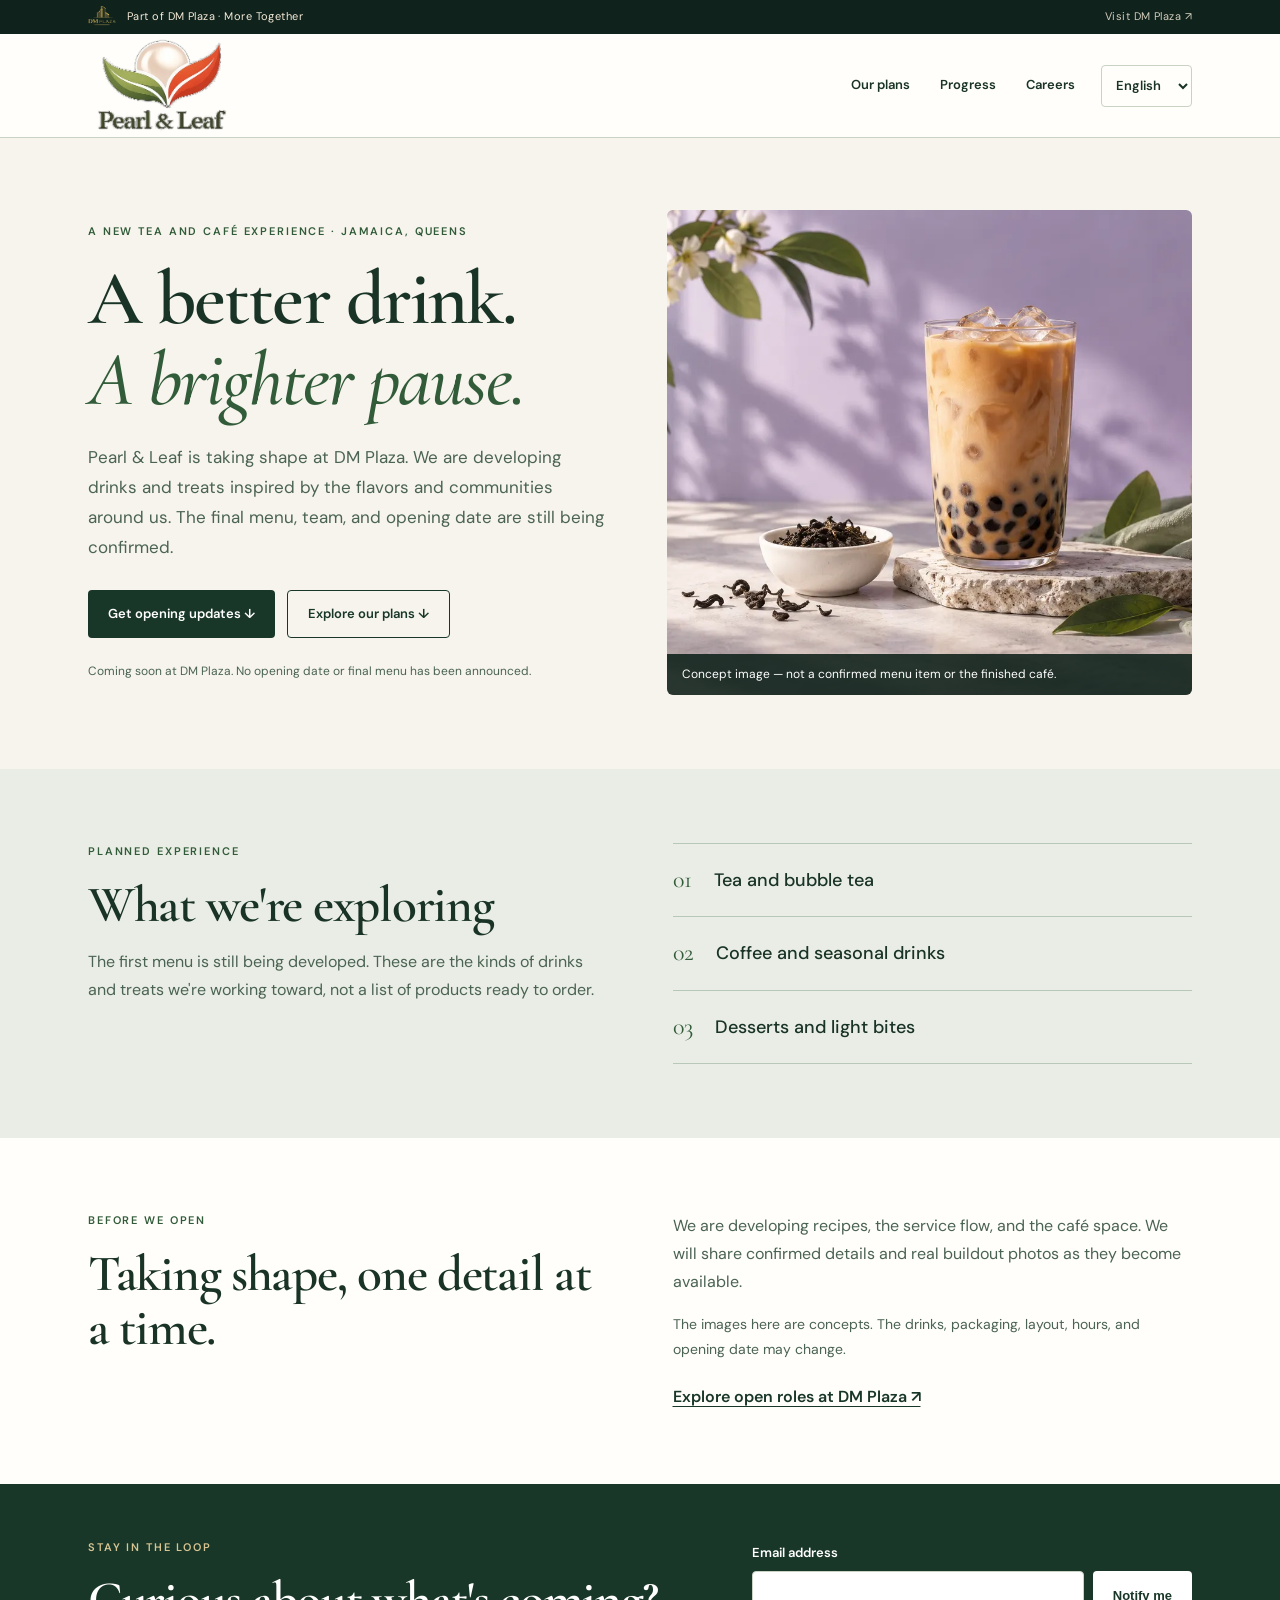
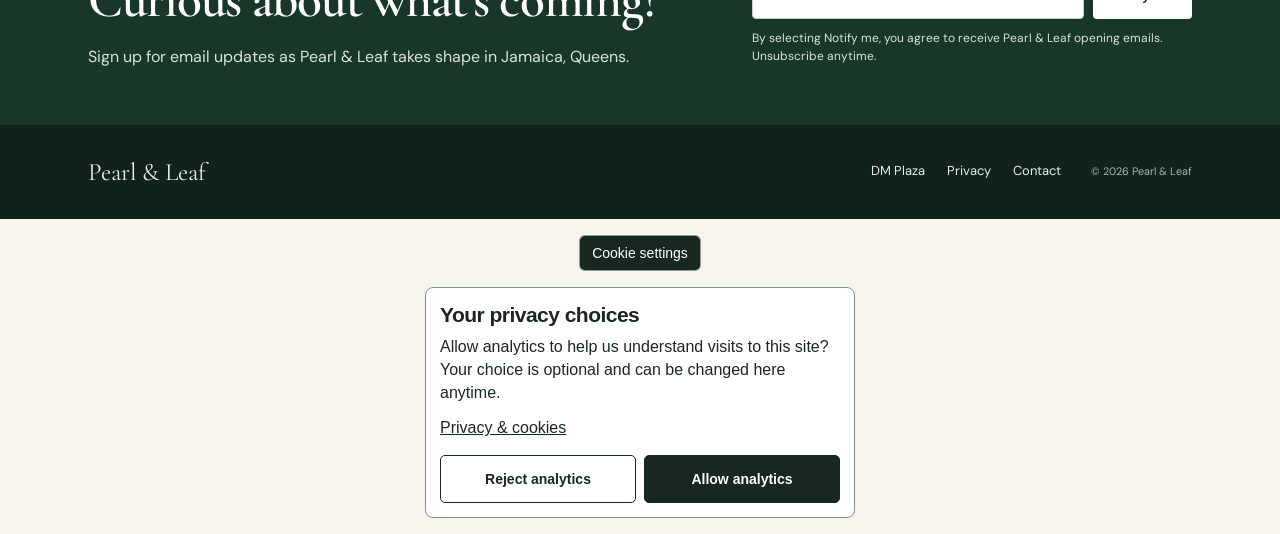
<file: index.html>
<!doctype html>
<html lang="en">
<head>
  <meta charset="utf-8">
  <meta name="viewport" content="width=device-width, initial-scale=1">
  <meta name="theme-color" content="#193728">
  <meta name="description" content="Pearl & Leaf is a tea and café experience taking shape at DM Plaza in Jamaica, Queens. Explore the plans and follow its progress toward opening.">
  <link rel="canonical" href="https://www.pearlandleafnyc.com/">
  <link rel="icon" href="logo.webp" type="image/webp">
  <link rel="preconnect" href="https://fonts.googleapis.com">
  <link rel="preconnect" href="https://fonts.gstatic.com" crossorigin>
  <link href="https://fonts.googleapis.com/css2?family=Cormorant+Garamond:wght@500;600&family=DM+Sans:wght@400;500;600&family=Noto+Sans+Bengali:wght@400;500;600&display=swap" rel="stylesheet">
  <link rel="stylesheet" href="site.css">
  <title>Pearl & Leaf | Coming Soon at DM Plaza</title>
  <script src="/analytics-consent.js" data-ga-id="G-MJ1SE2ZFFW" defer></script>
<script src="site.js" defer></script>
</head>
<body>
  <a class="skip-link" href="#main" data-i18n="skip">Skip to content</a>
  <div class="plaza-bar">
    <a href="https://www.dhanmondiplaza.com/">
      <span class="plaza-logo-frame"><img src="dm-plaza-logo.webp" alt="" width="614" height="409"></span>
      <span data-i18n="parent">Part of DM Plaza · More Together</span>
    </a>
    <a class="plaza-visit" href="https://www.dhanmondiplaza.com/" data-i18n="visit">Visit DM Plaza ↗</a>
  </div>
  <header class="site-header">
    <div class="header-inner">
      <a class="brand-logo" href="/" aria-label="Pearl & Leaf home">
        <img src="logo.webp" alt="Pearl & Leaf" width="614" height="409">
      </a>
      <nav aria-label="Main navigation">
        <a href="#vision" data-i18n="navVision">Our plans</a>
        <a href="#progress" data-i18n="navProgress">Progress</a>
        <a href="https://www.dhanmondiplaza.com/careers" data-i18n="navCareers">Careers</a>
      </nav>
      <label class="language">
        <span class="sr-only" data-i18n="languageLabel">Language</span>
        <select id="language" aria-label="Language">
          <option value="en">English</option>
          <option value="bn">বাংলা</option>
          <option value="es">Español</option>
          <option value="zh-CN">中文</option>
        </select>
      </label>
    </div>
  </header>
  <main id="main">
    <section class="hero wrap" aria-labelledby="hero-title">
      <div class="hero-copy">
        <p class="eyebrow" data-i18n="eyebrow">A new tea and café experience · Jamaica, Queens</p>
        <h1 id="hero-title" data-i18n-html="headline">A better drink.<br><em>A brighter pause.</em></h1>
        <p class="intro" data-i18n="intro">Pearl & Leaf is taking shape at DM Plaza. We are developing drinks and treats inspired by the flavors and communities around us. The final menu, team, and opening date are still being confirmed.</p>
        <div class="actions">
          <a class="button primary" href="#updates" data-i18n="contact">Get opening updates ↓</a>
          <a class="button secondary" href="#vision" data-i18n="explore">Explore our plans ↓</a>
        </div>
        <p class="hero-note" data-i18n="note">Coming soon at DM Plaza. No opening date or final menu has been announced.</p>
      </div>
      <figure class="hero-image">
        <img src="milk-tea-concept.webp" alt="Illustrative iced tea drink with tapioca pearls" width="1200" height="800" fetchpriority="high">
        <figcaption data-i18n="concept">Concept image — not a confirmed menu item or the finished café.</figcaption>
      </figure>
    </section>
    <section class="section vision" id="vision" aria-labelledby="vision-title">
      <div class="wrap section-grid">
        <div>
          <p class="eyebrow" data-i18n="planned">Planned experience</p>
          <h2 id="vision-title" data-i18n="visionTitle">What we're exploring</h2>
          <p class="section-lead" data-i18n="visionIntro">The first menu is still being developed. These are the kinds of drinks and treats we're working toward, not a list of products ready to order.</p>
        </div>
        <ul class="offer-list">
          <li><span>01</span><strong data-i18n="offer1">Tea and bubble tea</strong></li>
          <li><span>02</span><strong data-i18n="offer2">Coffee and seasonal drinks</strong></li>
          <li><span>03</span><strong data-i18n="offer3">Desserts and light bites</strong></li>
        </ul>
      </div>
    </section>
    <section class="section progress" id="progress" aria-labelledby="progress-title">
      <div class="wrap section-grid">
        <div>
          <p class="eyebrow" data-i18n="before">Before we open</p>
          <h2 id="progress-title" data-i18n="progressTitle">Taking shape, one detail at a time.</h2>
        </div>
        <div class="progress-copy">
          <p data-i18n="progressBody">We are developing recipes, the service flow, and the café space. We will share confirmed details and real buildout photos as they become available.</p>
          <p class="muted" data-i18n="progressNote">The images here are concepts. The drinks, packaging, layout, hours, and opening date may change.</p>
          <a class="text-link" href="https://www.dhanmondiplaza.com/careers" data-i18n="careersLink">Explore open roles at DM Plaza ↗</a>
        </div>
      </div>
    </section>
    <section class="contact" id="updates" aria-labelledby="contact-title">
      <div class="wrap contact-inner">
        <div>
          <p class="eyebrow" data-i18n="stayEyebrow">Stay in the loop</p>
          <h2 id="contact-title" data-i18n="stayTitle">Curious about what's coming?</h2>
          <p data-i18n="stayBody">Sign up for email updates as Pearl & Leaf takes shape in Jamaica, Queens.</p>
        </div>
        <form class="notify-form" id="notify-form">
          <label for="pl-email" data-i18n="emailLabel">Email address</label>
          <div class="notify-fields">
            <input id="pl-email" name="email" type="email" autocomplete="email" maxlength="254" required>
            <button class="button light" type="submit" data-i18n="emailUs">Notify me</button>
          </div>
          <p class="notify-consent" data-i18n="notifyConsent">By selecting Notify me, you agree to receive Pearl & Leaf opening emails. Unsubscribe anytime.</p>
          <p class="notify-status" id="notify-status" role="status" aria-live="polite"></p>
        </form>
      </div>
    </section>
  </main>
  <footer>
    <div class="wrap footer-inner">
      <span>Pearl & Leaf</span>
      <div>
        <a href="https://www.dhanmondiplaza.com/" data-i18n="visitFooter">DM Plaza</a>
        <a href="https://www.dhanmondiplaza.com/privacy" data-i18n="privacy">Privacy</a>
        <a href="mailto:info@dhanmondiplaza.com?subject=Pearl%20%26%20Leaf%20inquiry" data-i18n="footerContact">Contact</a>
      </div>
      <small>© 2026 Pearl & Leaf</small>
    </div>
  </footer>
</body>
</html>
</file>
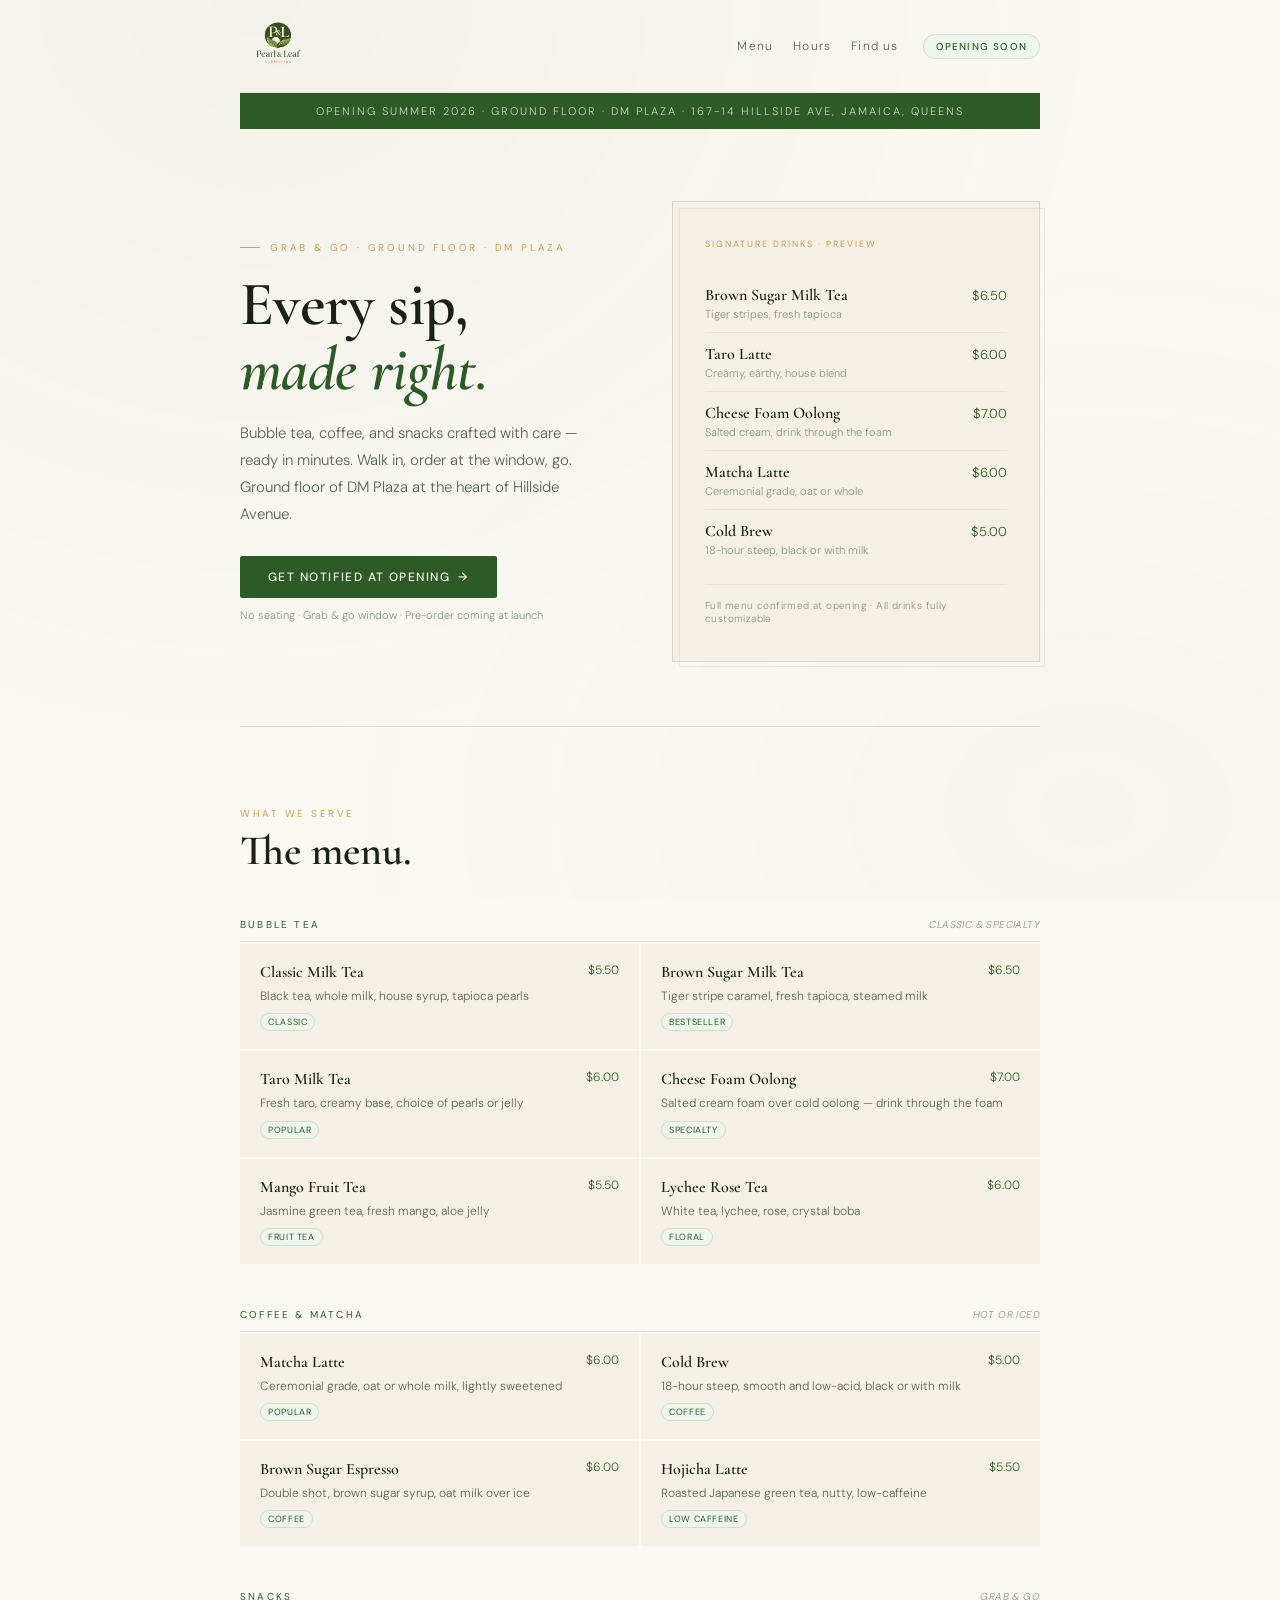
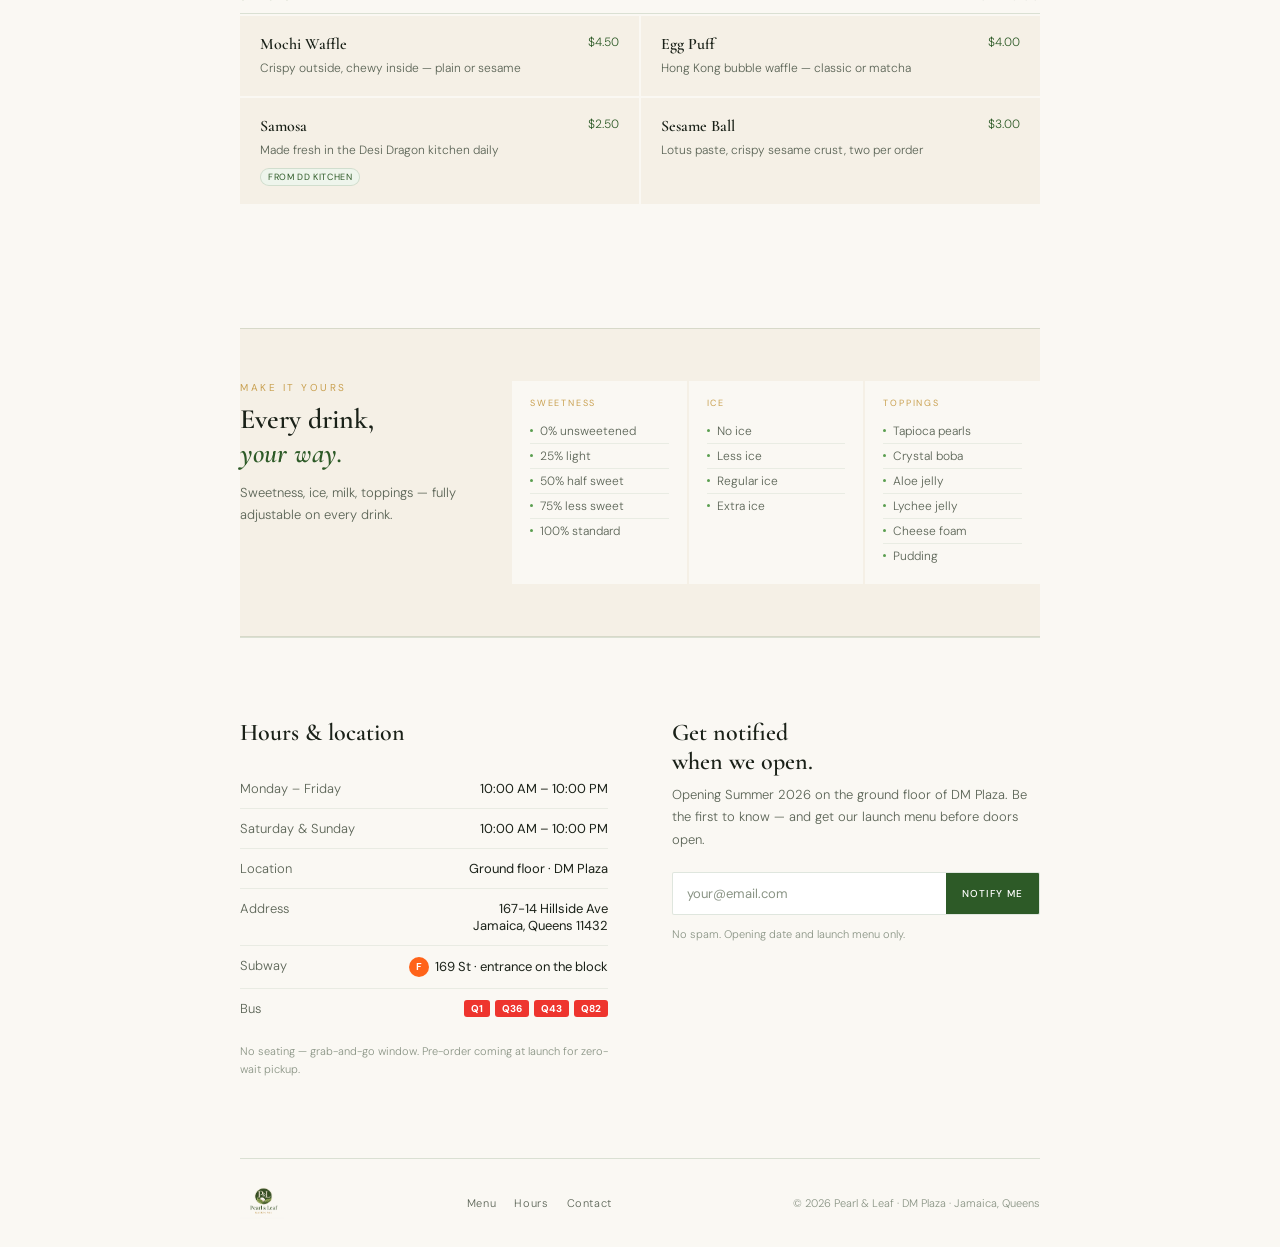
<file: pearlandleaf-index.html>
<!DOCTYPE html>
<html lang="en">
<head>
<meta charset="UTF-8">
<meta name="viewport" content="width=device-width, initial-scale=1.0">
<title>Pearl & Leaf — Bubble Tea | Jamaica, Queens</title>
<link rel="preconnect" href="https://fonts.googleapis.com">
<link href="https://fonts.googleapis.com/css2?family=Cormorant+Garamond:ital,wght@0,400;0,600;1,400;1,600&family=DM+Sans:wght@300;400;500&display=swap" rel="stylesheet">
<style>
  *,*::before,*::after{box-sizing:border-box;margin:0;padding:0}
  :root{
    --forest:#2d5a27;
    --forest-mid:#3d7a35;
    --forest-light:#5a9e50;
    --forest-pale:#eef5ec;
    --forest-border:rgba(45,90,39,0.15);
    --forest-border-light:rgba(45,90,39,0.08);
    --gold:#c9a050;
    --gold-light:#e8d5a3;
    --cream:#faf8f3;
    --warm:#f5f0e6;
    --dark:#1a2118;
    --mid:#5a6355;
    --light:#8a9485;
    --border:rgba(45,90,39,0.15);
  }
  html{scroll-behavior:smooth}
  body{font-family:'DM Sans',sans-serif;background:var(--cream);color:var(--dark);min-height:100vh;overflow-x:hidden}
  body::before{content:'';position:fixed;inset:0;background:radial-gradient(ellipse at 20% 0%,rgba(45,90,39,0.04) 0%,transparent 60%),radial-gradient(ellipse at 85% 90%,rgba(201,160,80,0.03) 0%,transparent 50%);pointer-events:none;z-index:0}
  .container{max-width:880px;margin:0 auto;padding:0 40px;position:relative;z-index:1}

  /* NAV */
  nav{padding:20px 0;display:flex;align-items:center;justify-content:space-between;border-bottom:1px solid var(--forest-border-light)}
  .nav-logo{height:52px;width:auto;display:block}
  .nav-right{display:flex;align-items:center;gap:24px}
  .nav-links{display:flex;gap:20px}
  .nav-links a{font-size:12px;font-weight:300;letter-spacing:.1em;color:var(--mid);text-decoration:none;transition:color .2s}
  .nav-links a:hover{color:var(--forest)}
  .nav-badge{font-size:10px;font-weight:500;letter-spacing:.12em;text-transform:uppercase;color:var(--forest);background:var(--forest-pale);border:1px solid var(--border);padding:5px 12px;border-radius:20px;white-space:nowrap}

  /* OPENING BAR */
  .opening-bar{background:var(--forest);padding:11px;text-align:center}
  .opening-bar p{font-size:11px;font-weight:300;letter-spacing:.18em;text-transform:uppercase;color:rgba(250,248,243,.8)}

  /* HERO */
  .hero{padding:72px 0 64px;display:grid;grid-template-columns:1fr 1fr;gap:64px;align-items:center;border-bottom:1px solid var(--border)}
  .hero-eyebrow{font-size:10px;font-weight:400;letter-spacing:.28em;text-transform:uppercase;color:var(--gold);margin-bottom:18px;display:flex;align-items:center;gap:10px}
  .hero-eyebrow::before{content:'';width:20px;height:1px;background:var(--gold)}
  h1{font-family:'Cormorant Garamond',serif;font-size:clamp(42px,5.5vw,62px);font-weight:600;line-height:1.05;color:var(--dark);letter-spacing:-.01em;margin-bottom:18px}
  h1 em{font-style:italic;color:var(--forest)}
  .hero-desc{font-size:15px;font-weight:300;line-height:1.8;color:var(--mid);margin-bottom:28px}
  .hero-cta{display:inline-flex;align-items:center;gap:8px;font-size:12px;font-weight:500;letter-spacing:.12em;text-transform:uppercase;color:var(--cream);background:var(--forest);padding:13px 28px;border-radius:2px;text-decoration:none;transition:background .2s}
  .hero-cta:hover{background:var(--forest-mid)}
  .hero-cta::after{content:'→'}
  .hero-note{font-size:11px;font-weight:300;color:var(--light);margin-top:10px}

  /* Hero menu card */
  .hero-card{background:var(--warm);border:1px solid var(--border);padding:36px 32px;position:relative}
  .hero-card::after{content:'';position:absolute;top:6px;left:6px;right:-6px;bottom:-6px;border:1px solid var(--forest-border-light);z-index:-1}
  .hcard-label{font-size:9px;letter-spacing:.22em;text-transform:uppercase;color:var(--gold);margin-bottom:24px}
  .hcard-item{display:flex;justify-content:space-between;align-items:baseline;padding:11px 0;border-bottom:1px solid var(--forest-border-light)}
  .hcard-item:last-of-type{border-bottom:none}
  .hcard-name{font-family:'Cormorant Garamond',serif;font-size:16px;font-weight:600;color:var(--dark)}
  .hcard-sub{font-size:11px;font-weight:300;color:var(--light);margin-top:2px}
  .hcard-price{font-size:13px;font-weight:300;color:var(--forest);white-space:nowrap;flex-shrink:0}
  .hcard-footer{font-size:10px;font-weight:300;color:var(--light);margin-top:16px;padding-top:14px;border-top:1px solid var(--forest-border-light);letter-spacing:.04em}

  /* MENU SECTION */
  .menu{padding:80px 0}
  .section-head{margin-bottom:44px}
  .section-eyebrow{font-size:10px;letter-spacing:.25em;text-transform:uppercase;color:var(--gold);margin-bottom:8px}
  h2{font-family:'Cormorant Garamond',serif;font-size:clamp(28px,4vw,42px);font-weight:600;color:var(--dark);line-height:1.1}
  h2 em{font-style:italic;color:var(--forest)}

  .menu-block{margin-bottom:44px}
  .cat-label{font-size:10px;letter-spacing:.22em;text-transform:uppercase;color:var(--forest);padding-bottom:10px;border-bottom:1px solid var(--border);margin-bottom:2px;display:flex;justify-content:space-between;align-items:center}
  .cat-note{font-size:10px;font-weight:300;color:var(--light);font-style:italic;letter-spacing:.04em}
  .menu-grid{display:grid;grid-template-columns:1fr 1fr;gap:2px;margin-top:2px}
  .dish{background:var(--warm);padding:18px 20px;transition:background .15s}
  .dish:hover{background:var(--forest-pale)}
  .dish-top{display:flex;justify-content:space-between;align-items:flex-start;gap:10px;margin-bottom:5px}
  .dish-name{font-family:'Cormorant Garamond',serif;font-size:16px;font-weight:600;color:var(--dark)}
  .dish-price{font-size:12px;font-weight:300;color:var(--forest);white-space:nowrap;flex-shrink:0}
  .dish-desc{font-size:12px;font-weight:300;color:var(--mid);line-height:1.6}
  .dish-tags{display:flex;gap:4px;margin-top:7px;flex-wrap:wrap}
  .dtag{font-size:9px;letter-spacing:.07em;text-transform:uppercase;background:var(--forest-pale);color:var(--forest);border:1px solid var(--border);padding:2px 7px;border-radius:10px}

  /* CUSTOMIZE */
  .customize{background:var(--warm);border-top:1px solid var(--border);border-bottom:1px solid var(--border);padding:52px 0}
  .cust-inner{display:grid;grid-template-columns:220px 1fr;gap:52px;align-items:start}
  .cust-title{font-family:'Cormorant Garamond',serif;font-size:28px;font-weight:600;color:var(--dark);margin-bottom:10px}
  .cust-title em{font-style:italic;color:var(--forest)}
  .cust-desc{font-size:13px;font-weight:300;color:var(--mid);line-height:1.7}
  .cust-opts{display:grid;grid-template-columns:repeat(3,1fr);gap:2px}
  .opt{background:var(--cream);padding:16px 18px}
  .opt-label{font-size:9px;letter-spacing:.2em;text-transform:uppercase;color:var(--gold);margin-bottom:10px}
  .opt-item{font-size:12px;font-weight:300;color:var(--mid);padding:4px 0;border-bottom:1px solid var(--forest-border-light);display:flex;align-items:center;gap:7px}
  .opt-item:last-child{border-bottom:none}
  .opt-item::before{content:'';width:3px;height:3px;background:var(--forest-light);border-radius:50%;flex-shrink:0}

  /* INFO + NOTIFY */
  .info{padding:80px 0;display:grid;grid-template-columns:1fr 1fr;gap:64px;border-top:1px solid var(--border)}
  .info-block h3{font-family:'Cormorant Garamond',serif;font-size:24px;font-weight:600;color:var(--dark);margin-bottom:22px}
  .info-row{display:flex;justify-content:space-between;padding:11px 0;border-bottom:1px solid var(--forest-border-light);font-size:13px}
  .info-row:last-of-type{border-bottom:none}
  .info-lbl{font-weight:300;color:var(--mid)}
  .info-val{font-weight:400;color:var(--dark);text-align:right}
  .transit-badge{display:inline-flex;align-items:center;justify-content:center;width:20px;height:20px;border-radius:50%;font-size:10px;font-weight:700;color:white}
  .f-train{background:#FF6319}
  .bus-badge{background:#EE352E;color:white;font-size:10px;font-weight:700;padding:2px 7px;border-radius:3px}
  .info-note{font-size:11px;font-weight:300;color:var(--light);margin-top:14px;line-height:1.65}

  .notify-block h3{font-family:'Cormorant Garamond',serif;font-size:24px;font-weight:600;color:var(--dark);margin-bottom:8px}
  .notify-block p{font-size:13px;font-weight:300;color:var(--mid);line-height:1.75;margin-bottom:20px}
  .nform{display:flex;border:1px solid var(--border);border-radius:2px;overflow:hidden;background:white}
  .nform input{flex:1;border:none;outline:none;padding:12px 14px;font-family:'DM Sans',sans-serif;font-size:13px;color:var(--dark);background:transparent}
  .nform input::placeholder{color:var(--light)}
  .nform button{background:var(--forest);color:white;border:none;font-family:'DM Sans',sans-serif;font-size:10px;font-weight:500;letter-spacing:.1em;text-transform:uppercase;padding:12px 16px;cursor:pointer;transition:background .2s;white-space:nowrap}
  .nform button:hover{background:var(--forest-mid)}
  .nsuccess{display:none;font-size:13px;color:var(--forest);margin-top:10px;font-family:'Cormorant Garamond',serif;font-style:italic;font-size:16px}
  .nsuccess.show{display:block}

  /* FOOTER */
  footer{border-top:1px solid var(--border);padding:28px 0}
  .footer-inner{display:flex;align-items:center;justify-content:space-between;flex-wrap:wrap;gap:12px}
  .footer-logo{height:32px;width:auto}
  .footer-links{display:flex;gap:18px}
  .footer-links a{font-size:11px;font-weight:300;color:var(--mid);text-decoration:none;letter-spacing:.06em}
  .footer-links a:hover{color:var(--forest)}
  .footer-copy{font-size:11px;color:var(--light);font-weight:300}

  /* ANIM */
  @keyframes fadeUp{from{opacity:0;transform:translateY(18px)}to{opacity:1;transform:translateY(0)}}
  .fade-up{opacity:0;animation:fadeUp .7s ease forwards}
  .fade-up:nth-child(1){animation-delay:.05s}.fade-up:nth-child(2){animation-delay:.15s}.fade-up:nth-child(3){animation-delay:.25s}

  @media(max-width:700px){
    .container{padding:0 24px}
    .hero,.info{grid-template-columns:1fr;gap:40px;padding:56px 0 48px}
    .menu-grid{grid-template-columns:1fr}
    .cust-inner{grid-template-columns:1fr}
    .cust-opts{grid-template-columns:1fr 1fr}
    .nav-links{display:none}
    footer .footer-inner{flex-direction:column;align-items:flex-start}
  }
</style>
</head>
<body>
<div class="container">

  <nav>
    <a href="index.html"><img src="[data-uri]" alt="Pearl & Leaf" class="nav-logo"></a>
    <div class="nav-right">
      <div class="nav-links">
        <a href="#menu">Menu</a>
        <a href="#info">Hours</a>
        <a href="#info">Find us</a>
      </div>
      <div class="nav-badge">Opening Soon</div>
    </div>
  </nav>

  <div class="opening-bar">
    <p>Opening Summer 2026 · Ground floor · DM Plaza · 167-14 Hillside Ave, Jamaica, Queens</p>
  </div>

  <section class="hero">
    <div>
      <div class="hero-eyebrow fade-up">Grab &amp; go · Ground floor · DM Plaza</div>
      <h1 class="fade-up">Every sip,<br><em>made right.</em></h1>
      <p class="hero-desc fade-up">Bubble tea, coffee, and snacks crafted with care — ready in minutes. Walk in, order at the window, go. Ground floor of DM Plaza at the heart of Hillside Avenue.</p>
      <a href="#info" class="hero-cta fade-up">Get notified at opening</a>
      <p class="hero-note">No seating · Grab &amp; go window · Pre-order coming at launch</p>
    </div>
    <div class="hero-card fade-up">
      <div class="hcard-label">Signature drinks · Preview</div>
      <div class="hcard-item">
        <div><div class="hcard-name">Brown Sugar Milk Tea</div><div class="hcard-sub">Tiger stripes, fresh tapioca</div></div>
        <div class="hcard-price">$6.50</div>
      </div>
      <div class="hcard-item">
        <div><div class="hcard-name">Taro Latte</div><div class="hcard-sub">Creamy, earthy, house blend</div></div>
        <div class="hcard-price">$6.00</div>
      </div>
      <div class="hcard-item">
        <div><div class="hcard-name">Cheese Foam Oolong</div><div class="hcard-sub">Salted cream, drink through the foam</div></div>
        <div class="hcard-price">$7.00</div>
      </div>
      <div class="hcard-item">
        <div><div class="hcard-name">Matcha Latte</div><div class="hcard-sub">Ceremonial grade, oat or whole</div></div>
        <div class="hcard-price">$6.00</div>
      </div>
      <div class="hcard-item">
        <div><div class="hcard-name">Cold Brew</div><div class="hcard-sub">18-hour steep, black or with milk</div></div>
        <div class="hcard-price">$5.00</div>
      </div>
      <p class="hcard-footer">Full menu confirmed at opening · All drinks fully customizable</p>
    </div>
  </section>

  <!-- MENU -->
  <section class="menu" id="menu">
    <div class="section-head">
      <div class="section-eyebrow">What we serve</div>
      <h2>The menu.</h2>
    </div>

    <div class="menu-block">
      <div class="cat-label"><span>Bubble tea</span><span class="cat-note">Classic &amp; specialty</span></div>
      <div class="menu-grid">
        <div class="dish">
          <div class="dish-top"><div class="dish-name">Classic Milk Tea</div><div class="dish-price">$5.50</div></div>
          <div class="dish-desc">Black tea, whole milk, house syrup, tapioca pearls</div>
          <div class="dish-tags"><span class="dtag">Classic</span></div>
        </div>
        <div class="dish">
          <div class="dish-top"><div class="dish-name">Brown Sugar Milk Tea</div><div class="dish-price">$6.50</div></div>
          <div class="dish-desc">Tiger stripe caramel, fresh tapioca, steamed milk</div>
          <div class="dish-tags"><span class="dtag">Bestseller</span></div>
        </div>
        <div class="dish">
          <div class="dish-top"><div class="dish-name">Taro Milk Tea</div><div class="dish-price">$6.00</div></div>
          <div class="dish-desc">Fresh taro, creamy base, choice of pearls or jelly</div>
          <div class="dish-tags"><span class="dtag">Popular</span></div>
        </div>
        <div class="dish">
          <div class="dish-top"><div class="dish-name">Cheese Foam Oolong</div><div class="dish-price">$7.00</div></div>
          <div class="dish-desc">Salted cream foam over cold oolong — drink through the foam</div>
          <div class="dish-tags"><span class="dtag">Specialty</span></div>
        </div>
        <div class="dish">
          <div class="dish-top"><div class="dish-name">Mango Fruit Tea</div><div class="dish-price">$5.50</div></div>
          <div class="dish-desc">Jasmine green tea, fresh mango, aloe jelly</div>
          <div class="dish-tags"><span class="dtag">Fruit tea</span></div>
        </div>
        <div class="dish">
          <div class="dish-top"><div class="dish-name">Lychee Rose Tea</div><div class="dish-price">$6.00</div></div>
          <div class="dish-desc">White tea, lychee, rose, crystal boba</div>
          <div class="dish-tags"><span class="dtag">Floral</span></div>
        </div>
      </div>
    </div>

    <div class="menu-block">
      <div class="cat-label"><span>Coffee &amp; matcha</span><span class="cat-note">Hot or iced</span></div>
      <div class="menu-grid">
        <div class="dish">
          <div class="dish-top"><div class="dish-name">Matcha Latte</div><div class="dish-price">$6.00</div></div>
          <div class="dish-desc">Ceremonial grade, oat or whole milk, lightly sweetened</div>
          <div class="dish-tags"><span class="dtag">Popular</span></div>
        </div>
        <div class="dish">
          <div class="dish-top"><div class="dish-name">Cold Brew</div><div class="dish-price">$5.00</div></div>
          <div class="dish-desc">18-hour steep, smooth and low-acid, black or with milk</div>
          <div class="dish-tags"><span class="dtag">Coffee</span></div>
        </div>
        <div class="dish">
          <div class="dish-top"><div class="dish-name">Brown Sugar Espresso</div><div class="dish-price">$6.00</div></div>
          <div class="dish-desc">Double shot, brown sugar syrup, oat milk over ice</div>
          <div class="dish-tags"><span class="dtag">Coffee</span></div>
        </div>
        <div class="dish">
          <div class="dish-top"><div class="dish-name">Hojicha Latte</div><div class="dish-price">$5.50</div></div>
          <div class="dish-desc">Roasted Japanese green tea, nutty, low-caffeine</div>
          <div class="dish-tags"><span class="dtag">Low caffeine</span></div>
        </div>
      </div>
    </div>

    <div class="menu-block">
      <div class="cat-label"><span>Snacks</span><span class="cat-note">Grab &amp; go</span></div>
      <div class="menu-grid">
        <div class="dish">
          <div class="dish-top"><div class="dish-name">Mochi Waffle</div><div class="dish-price">$4.50</div></div>
          <div class="dish-desc">Crispy outside, chewy inside — plain or sesame</div>
        </div>
        <div class="dish">
          <div class="dish-top"><div class="dish-name">Egg Puff</div><div class="dish-price">$4.00</div></div>
          <div class="dish-desc">Hong Kong bubble waffle — classic or matcha</div>
        </div>
        <div class="dish">
          <div class="dish-top"><div class="dish-name">Samosa</div><div class="dish-price">$2.50</div></div>
          <div class="dish-desc">Made fresh in the Desi Dragon kitchen daily</div>
          <div class="dish-tags"><span class="dtag">From DD kitchen</span></div>
        </div>
        <div class="dish">
          <div class="dish-top"><div class="dish-name">Sesame Ball</div><div class="dish-price">$3.00</div></div>
          <div class="dish-desc">Lotus paste, crispy sesame crust, two per order</div>
        </div>
      </div>
    </div>
  </section>

  <!-- CUSTOMIZE -->
  <section class="customize">
    <div class="cust-inner">
      <div>
        <div class="section-eyebrow">Make it yours</div>
        <div class="cust-title">Every drink,<br><em>your way.</em></div>
        <p class="cust-desc" style="margin-top:12px;">Sweetness, ice, milk, toppings — fully adjustable on every drink.</p>
      </div>
      <div class="cust-opts">
        <div class="opt">
          <div class="opt-label">Sweetness</div>
          <div class="opt-item">0% unsweetened</div>
          <div class="opt-item">25% light</div>
          <div class="opt-item">50% half sweet</div>
          <div class="opt-item">75% less sweet</div>
          <div class="opt-item">100% standard</div>
        </div>
        <div class="opt">
          <div class="opt-label">Ice</div>
          <div class="opt-item">No ice</div>
          <div class="opt-item">Less ice</div>
          <div class="opt-item">Regular ice</div>
          <div class="opt-item">Extra ice</div>
        </div>
        <div class="opt">
          <div class="opt-label">Toppings</div>
          <div class="opt-item">Tapioca pearls</div>
          <div class="opt-item">Crystal boba</div>
          <div class="opt-item">Aloe jelly</div>
          <div class="opt-item">Lychee jelly</div>
          <div class="opt-item">Cheese foam</div>
          <div class="opt-item">Pudding</div>
        </div>
      </div>
    </div>
  </section>

  <!-- INFO + NOTIFY -->
  <section class="info" id="info">
    <div class="info-block">
      <h3>Hours &amp; location</h3>
      <div class="info-row"><span class="info-lbl">Monday – Friday</span><span class="info-val">10:00 AM – 10:00 PM</span></div>
      <div class="info-row"><span class="info-lbl">Saturday &amp; Sunday</span><span class="info-val">10:00 AM – 10:00 PM</span></div>
      <div class="info-row"><span class="info-lbl">Location</span><span class="info-val">Ground floor · DM Plaza</span></div>
      <div class="info-row"><span class="info-lbl">Address</span><span class="info-val">167-14 Hillside Ave<br>Jamaica, Queens 11432</span></div>
      <div class="info-row">
        <span class="info-lbl">Subway</span>
        <span class="info-val" style="display:flex;align-items:center;gap:6px;justify-content:flex-end;">
          <span class="transit-badge f-train">F</span>
          <span>169 St · entrance on the block</span>
        </span>
      </div>
      <div class="info-row">
        <span class="info-lbl">Bus</span>
        <span class="info-val" style="display:flex;gap:5px;align-items:center;justify-content:flex-end;flex-wrap:wrap;">
          <span class="bus-badge">Q1</span><span class="bus-badge">Q36</span><span class="bus-badge">Q43</span><span class="bus-badge">Q82</span>
        </span>
      </div>
      <p class="info-note">No seating — grab-and-go window. Pre-order coming at launch for zero-wait pickup.</p>
    </div>
    <div class="notify-block">
      <h3>Get notified<br>when we open.</h3>
      <p>Opening Summer 2026 on the ground floor of DM Plaza. Be the first to know — and get our launch menu before doors open.</p>
      <div class="nform">
        <input type="email" id="pl-email" placeholder="your@email.com">
        <button onclick="handleNotify()">Notify me</button>
      </div>
      <div class="nsuccess" id="pl-success">You're on the list. See you at the window.</div>
      <p style="font-size:11px;font-weight:300;color:var(--light);margin-top:10px;">No spam. Opening date and launch menu only.</p>
    </div>
  </section>

  <footer>
    <div class="footer-inner">
      <img src="[data-uri]" alt="Pearl & Leaf" class="footer-logo">
      <div class="footer-links">
        <a href="#menu">Menu</a>
        <a href="#info">Hours</a>
        <a href="mailto:info@dhanmondiplaza.com">Contact</a>
      </div>
      <div class="footer-copy">© 2026 Pearl &amp; Leaf · DM Plaza · Jamaica, Queens</div>
    </div>
  </footer>

</div>
<script>
  function handleNotify() {
    const el = document.getElementById('pl-email');
    if (!el.value || !el.value.includes('@')) {
      el.style.outline = '2px solid #c9a050';
      setTimeout(() => el.style.outline = '', 1500);
      return;
    }
    document.querySelector('.nform').style.display = 'none';
    document.getElementById('pl-success').classList.add('show');
  }
</script>
</body>
</html>
</file>
<file: site.css>
:root{--green:#193728;--green-2:#315b39;--cream:#f6f4ec;--white:#fffefa;--ink:#193326;--muted:#4b6353;--line:#c9d2c3;--gold:#b49b66}
*{box-sizing:border-box}
html{scroll-behavior:smooth}
body{margin:0;background:var(--cream);color:var(--ink);font-family:"DM Sans",Arial,sans-serif;line-height:1.6}
img{max-width:100%}
a{color:inherit}
a:focus-visible,button:focus-visible,input:focus-visible,select:focus-visible{outline:3px solid #ab7629;outline-offset:4px}
.sr-only{position:absolute;width:1px;height:1px;padding:0;margin:-1px;overflow:hidden;clip:rect(0,0,0,0);white-space:nowrap;border:0}
.skip-link{position:absolute;left:-9999px;top:8px;z-index:10;background:#fff;padding:10px}
.skip-link:focus{left:12px}
.wrap{max-width:1160px;margin:auto;padding-left:28px;padding-right:28px}
.plaza-bar{min-height:34px;background:#10221c;color:#f4ebd8;display:flex;justify-content:space-between;align-items:center;gap:16px;padding:2px max(28px,calc((100vw - 1104px)/2));font-size:11px;letter-spacing:.04em}
.plaza-bar a{display:inline-flex;align-items:center;gap:9px;text-decoration:none}
.plaza-logo-frame{display:block;position:relative;width:30px;height:22px;overflow:hidden;flex:none}
.plaza-logo-frame img{position:absolute;display:block;width:62px;max-width:none;height:auto;left:-17px;top:-10px}
.plaza-visit{opacity:.85}
.site-header{background:var(--white);border-bottom:1px solid var(--line)}
.header-inner{max-width:1160px;min-height:103px;margin:auto;padding:0 28px;display:flex;align-items:center;justify-content:space-between;gap:26px}
.brand-logo{display:block;position:relative;flex:none;width:148px;height:96px;overflow:hidden}
.brand-logo img{position:absolute;display:block;width:252px;max-width:none;height:auto;left:-51px;top:-32px}
.site-header nav{display:flex;align-items:center;gap:30px;margin-left:auto}
.site-header nav a{text-decoration:none;font-size:13px;font-weight:600}
.site-header nav a:hover,.text-link:hover,footer a:hover{text-decoration:underline}
.language select{min-height:42px;max-width:112px;border:1px solid var(--line);border-radius:4px;background:var(--white);color:var(--ink);font:600 13px "DM Sans",Arial,sans-serif;padding:8px 10px;cursor:pointer}
.hero{display:grid;grid-template-columns:1fr 1fr;align-items:center;gap:54px;padding-top:72px;padding-bottom:74px}
.eyebrow{margin:0 0 18px;font-size:11px;font-weight:600;letter-spacing:.17em;text-transform:uppercase;color:var(--green-2)}
h1,h2{font-family:"Cormorant Garamond",Georgia,serif;font-weight:600;letter-spacing:-.025em;line-height:1.05}
h1{font-size:clamp(3.8rem,6vw,6.5rem);margin:0 0 23px}
h1 em{font-weight:500;color:var(--green-2)}
h2{font-size:clamp(2.7rem,4vw,4.2rem);margin:0 0 16px}
.intro{font-size:17px;line-height:1.75;max-width:560px;color:var(--muted);margin:0}
.actions{display:flex;flex-wrap:wrap;gap:12px;margin-top:28px}
.button{display:inline-flex;align-items:center;justify-content:center;min-height:48px;padding:12px 20px;border-radius:4px;font-size:13px;font-weight:600;text-decoration:none;transition:background .18s,transform .18s}
.button:hover{transform:translateY(-2px)}
.primary{background:var(--green);color:#fff}
.primary:hover{background:#2c5739}
.secondary{border:1px solid var(--green);color:var(--green)}
.secondary:hover{background:#e5ebdf}
.hero-note{margin:24px 0 0;color:var(--muted);font-size:12px}
.hero-image{margin:0;position:relative}
.hero-image img{display:block;width:100%;height:485px;object-fit:cover;border-radius:6px}
.hero-image figcaption{position:absolute;bottom:0;left:0;right:0;background:#10221ce3;color:#fff;font-size:12px;padding:11px 15px;border-radius:0 0 6px 6px}
.section{padding:74px 0}
.vision{background:#e9ede5}
.section-grid{display:grid;grid-template-columns:1fr 1fr;gap:65px}
.section-lead,.progress-copy p{max-width:550px;font-size:16px;line-height:1.75;margin:0;color:var(--muted)}
.offer-list{list-style:none;margin:0;padding:0}
.offer-list li{display:flex;gap:22px;align-items:center;border-bottom:1px solid #b8c8b8;padding:17px 0;font-size:18px}
.offer-list li:first-child{border-top:1px solid #b8c8b8}
.offer-list span{font-family:"Cormorant Garamond",Georgia,serif;font-size:24px;color:var(--green-2)}
.offer-list strong{font-weight:500}
.progress{background:var(--white)}
.progress-copy p+p{margin-top:16px}
.progress-copy .muted{font-size:14px}
.text-link{display:inline-block;margin-top:23px;color:var(--green);font-weight:600;text-underline-offset:4px}
.contact{background:var(--green);color:#fff;padding:55px 0}
.contact-inner{display:flex;justify-content:space-between;align-items:center;gap:30px}
.contact .eyebrow{color:#d7c492}
.contact h2{max-width:650px}
.contact-inner>div>p:last-child{margin:0;color:#d9e4d8}
.light{background:#fff;color:var(--green);flex:none}
.notify-form{width:min(100%,440px)}
.notify-form label{display:block;margin-bottom:7px;font-size:13px;font-weight:600}
.notify-fields{display:flex;gap:9px}
.notify-fields input{min-width:0;flex:1;min-height:48px;border:1px solid #c9d2c3;border-radius:4px;padding:10px 13px;background:#fff;color:var(--ink);font:inherit}
.notify-fields button{border:0;cursor:pointer;white-space:nowrap}
.notify-fields button:disabled{opacity:.65;cursor:wait;transform:none}
.contact .notify-consent,.contact .notify-status{margin:10px 0 0;color:#d9e4d8;font-size:12px;line-height:1.5}
.contact .notify-status:empty{display:none}
footer{background:#10221c;color:#e9eee6}
.footer-inner{display:flex;align-items:center;gap:30px;padding-top:27px;padding-bottom:27px;font-size:13px}
.footer-inner>span{font-family:"Cormorant Garamond",Georgia,serif;font-size:25px}
.footer-inner>div{display:flex;gap:22px;margin-left:auto}
footer a{text-decoration:none}
footer small{opacity:.72}
html[lang=bn] body{font-family:"Noto Sans Bengali",Arial,sans-serif}
html[lang=bn] h1,html[lang=bn] h2{font-family:"Noto Sans Bengali",sans-serif;letter-spacing:0;line-height:1.3}
html[lang=bn] h1{font-size:clamp(2.5rem,4.2vw,4rem)}
html[lang=bn] h2{font-size:clamp(2rem,3vw,3rem)}
@media(max-width:850px){
  .hero{gap:28px;padding-top:45px;padding-bottom:50px}
  .hero-image img{height:390px}
  .section-grid{gap:35px}
  .site-header nav{gap:16px}
}
@media(max-width:650px){
  .wrap{padding-left:18px;padding-right:18px}
  .plaza-bar{min-height:29px;padding:2px 18px;font-size:10px}
  .plaza-logo-frame{width:27px;height:20px}
  .plaza-logo-frame img{width:57px;left:-16px;top:-9px}
  .plaza-visit{display:none!important}
  .header-inner{min-height:86px;padding:0 18px;gap:12px}
  .brand-logo{width:128px;height:85px}
  .brand-logo img{width:224px;left:-47px;top:-29px}
  .site-header nav{gap:12px}
  .site-header nav a{font-size:12px}
  .site-header nav a:nth-child(2),.site-header nav a:nth-child(3){display:none}
  .language select{max-width:92px;min-height:44px;font-size:12px;padding:7px}
  .hero{grid-template-columns:1fr;gap:28px;padding-top:32px;padding-bottom:42px}
  h1{font-size:clamp(3.55rem,11vw,5rem);margin-bottom:14px}
  .intro{font-size:15px;line-height:1.65}
  .actions{margin-top:22px}
  .button{width:100%}
  .hero-note{margin-top:16px}
  .hero-image img{height:310px}
  .section{padding:46px 0}
  .section-grid{grid-template-columns:1fr;gap:20px}
  .offer-list li{padding:14px 0;font-size:16px}
  .contact{padding:45px 0}
  .contact-inner{display:block}
  .notify-form{margin-top:23px}
  .notify-fields{flex-direction:column}
  .contact .notify-fields button{margin-top:0}
  .footer-inner{display:block}
  .footer-inner>div{margin:12px 0;flex-wrap:wrap}
}
@media(max-width:390px){
  .site-header nav a{display:none}
  .hero-image img{height:260px}
}
@media(prefers-reduced-motion:reduce){html{scroll-behavior:auto}.button{transition:none}.button:hover{transform:none}}
</file>
